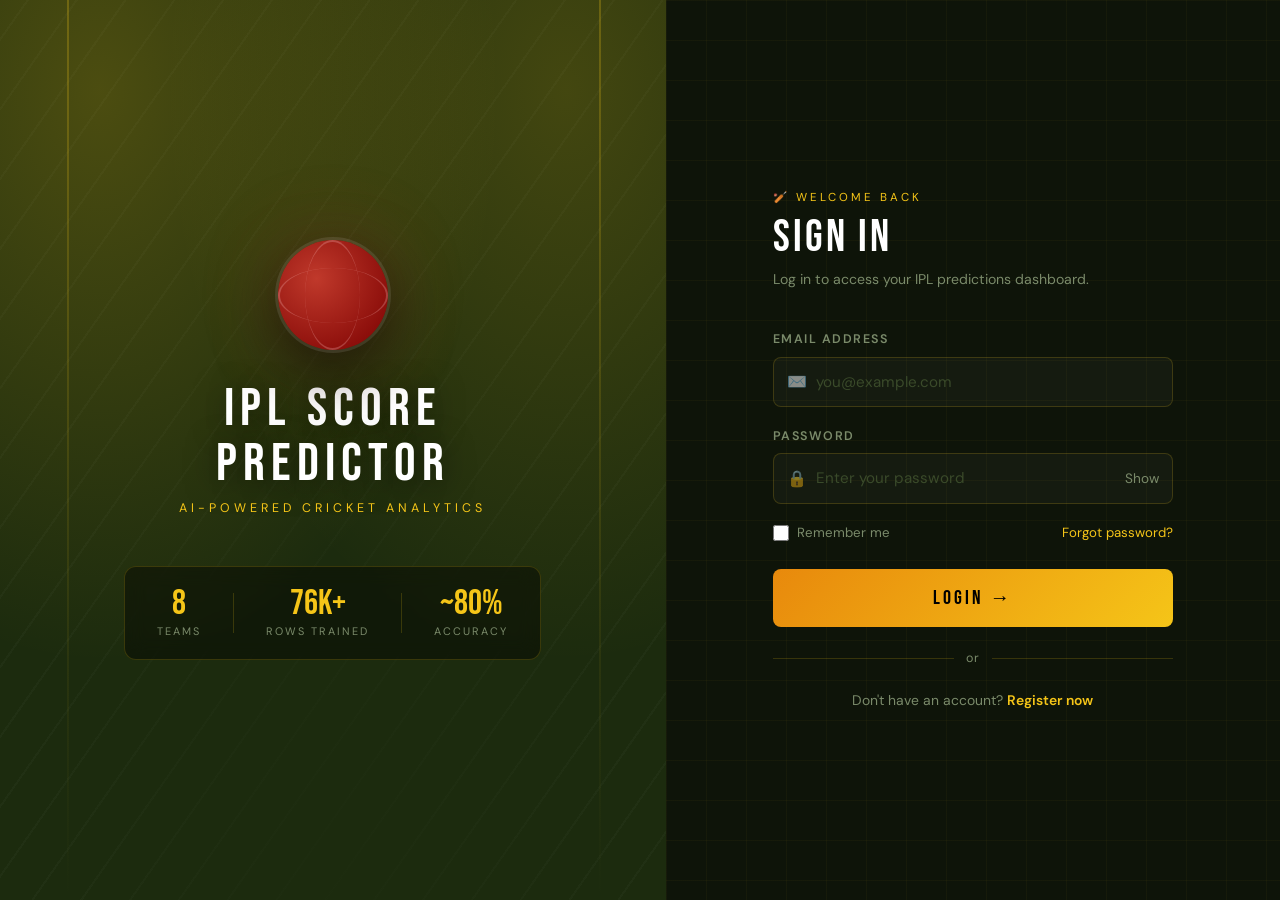
<file: ipl_project/templates/login.html>
<!DOCTYPE html>
<html lang="en">
<head>
  <meta charset="UTF-8"/>
  <meta name="viewport" content="width=device-width, initial-scale=1.0"/>
  <title>Login — IPL Score Predictor</title>
  <link href="https://fonts.googleapis.com/css2?family=Bebas+Neue&family=DM+Sans:wght@300;400;500;600&display=swap" rel="stylesheet"/>
  <link href="https://cdn.jsdelivr.net/npm/bootstrap@5.3.0/dist/css/bootstrap.min.css" rel="stylesheet"/>
  <style>
    :root {
      --gold:    #F5C518;
      --amber:   #E8890C;
      --pitch:   #1C2B0E;
      --dark:    #080C04;
      --panel:   #0E1409;
      --glass:   rgba(255,255,255,0.03);
      --border:  rgba(245,197,24,0.18);
      --text-dim:#7A8A6A;
    }

    *, *::before, *::after { box-sizing: border-box; margin: 0; padding: 0; }

    body {
      font-family: 'DM Sans', sans-serif;
      background: var(--dark);
      min-height: 100vh;
      display: flex;
      overflow: hidden;
    }

    /* ── LEFT PANEL — visual identity ─────────────────────── */
    .left-panel {
      width: 52%;
      position: relative;
      background: var(--pitch);
      display: flex;
      align-items: center;
      justify-content: center;
      overflow: hidden;
      flex-shrink: 0;
    }

    /* cricket pitch lines */
    .left-panel::before {
      content: '';
      position: absolute;
      inset: 0;
      background:
        repeating-linear-gradient(
          -55deg,
          transparent,
          transparent 38px,
          rgba(255,255,255,0.025) 38px,
          rgba(255,255,255,0.025) 40px
        );
    }

    /* floodlight glow */
    .left-panel::after {
      content: '';
      position: absolute;
      inset: 0;
      background:
        radial-gradient(ellipse at 15% 10%,  rgba(245,197,24,0.22) 0%, transparent 50%),
        radial-gradient(ellipse at 85% 10%,  rgba(245,197,24,0.18) 0%, transparent 50%),
        radial-gradient(ellipse at 50% 100%, rgba(28,43,14,0.9)    0%, transparent 60%);
    }

    .left-content {
      position: relative;
      z-index: 2;
      text-align: center;
      padding: 2rem;
    }

    .cricket-ball {
      width: 110px;
      height: 110px;
      border-radius: 50%;
      background: radial-gradient(circle at 35% 35%, #c0392b, #7b0000);
      box-shadow:
        0 0 0 3px rgba(255,255,255,0.1),
        0 20px 60px rgba(0,0,0,0.6),
        0 0 80px rgba(192,57,43,0.3);
      margin: 0 auto 2rem;
      position: relative;
      animation: floatBall 4s ease-in-out infinite;
    }
    /* seam lines on ball */
    .cricket-ball::before,
    .cricket-ball::after {
      content: '';
      position: absolute;
      border: 2px solid rgba(255,200,200,0.25);
      border-radius: 50%;
    }
    .cricket-ball::before {
      width: 50%; height: 100%;
      left: 25%; top: 0;
      border-left: none; border-right: none;
    }
    .cricket-ball::after {
      width: 100%; height: 50%;
      top: 25%; left: 0;
      border-top: none; border-bottom: none;
    }

    @keyframes floatBall {
      0%, 100% { transform: translateY(0px) rotate(0deg); }
      50%       { transform: translateY(-14px) rotate(8deg); }
    }

    .brand-title {
      font-family: 'Bebas Neue', sans-serif;
      font-size: 3.4rem;
      letter-spacing: 6px;
      color: #fff;
      line-height: 1;
      text-shadow: 0 4px 30px rgba(0,0,0,0.5);
    }

    .brand-sub {
      font-size: 0.78rem;
      letter-spacing: 4px;
      text-transform: uppercase;
      color: var(--gold);
      margin-top: 8px;
      margin-bottom: 3rem;
    }

    /* scoreboard widget */
    .scoreboard {
      background: rgba(0,0,0,0.4);
      border: 1px solid var(--border);
      border-radius: 12px;
      padding: 1.2rem 2rem;
      backdrop-filter: blur(10px);
    }
    .scoreboard-row {
      display: flex;
      justify-content: space-between;
      align-items: center;
      gap: 2rem;
    }
    .score-item { text-align: center; }
    .score-val {
      font-family: 'Bebas Neue', sans-serif;
      font-size: 2.2rem;
      color: var(--gold);
      line-height: 1;
    }
    .score-lbl {
      font-size: 0.68rem;
      letter-spacing: 2px;
      text-transform: uppercase;
      color: var(--text-dim);
      margin-top: 2px;
    }
    .score-divider {
      width: 1px;
      height: 40px;
      background: var(--border);
    }

    /* animated floodlight beams */
    .beam {
      position: absolute;
      top: 0;
      width: 2px;
      height: 100%;
      background: linear-gradient(to bottom, rgba(245,197,24,0.25), transparent);
      animation: sweep 8s ease-in-out infinite;
      transform-origin: top center;
    }
    .beam:nth-child(1) { left: 10%; animation-delay: 0s; }
    .beam:nth-child(2) { left: 90%; animation-delay: 2s; animation-direction: alternate-reverse; }
    @keyframes sweep {
      0%, 100% { transform: rotate(-8deg); opacity: 0.6; }
      50%       { transform: rotate(8deg);  opacity: 1; }
    }

    /* ── RIGHT PANEL — form ────────────────────────────────── */
    .right-panel {
      flex: 1;
      display: flex;
      align-items: center;
      justify-content: center;
      background: var(--panel);
      padding: 2rem;
      position: relative;
      overflow: hidden;
    }

    /* subtle grid texture */
    .right-panel::before {
      content: '';
      position: absolute;
      inset: 0;
      background-image:
        linear-gradient(rgba(245,197,24,0.04) 1px, transparent 1px),
        linear-gradient(90deg, rgba(245,197,24,0.04) 1px, transparent 1px);
      background-size: 40px 40px;
    }

    .form-wrapper {
      position: relative;
      z-index: 2;
      width: 100%;
      max-width: 400px;
    }

    .form-header {
      margin-bottom: 2.5rem;
    }
    .form-header .eyebrow {
      font-size: 0.72rem;
      letter-spacing: 3px;
      text-transform: uppercase;
      color: var(--gold);
      margin-bottom: 10px;
    }
    .form-header h2 {
      font-family: 'Bebas Neue', sans-serif;
      font-size: 2.8rem;
      letter-spacing: 3px;
      color: #fff;
      line-height: 1;
    }
    .form-header p {
      font-size: 0.88rem;
      color: var(--text-dim);
      margin-top: 8px;
    }

    /* Input groups */
    .field-group {
      margin-bottom: 1.2rem;
    }
    .field-group label {
      display: block;
      font-size: 0.78rem;
      font-weight: 600;
      letter-spacing: 1.5px;
      text-transform: uppercase;
      color: var(--text-dim);
      margin-bottom: 8px;
    }
    .field-wrap {
      position: relative;
    }
    .field-icon {
      position: absolute;
      left: 14px;
      top: 50%;
      transform: translateY(-50%);
      font-size: 1rem;
      opacity: 0.5;
      pointer-events: none;
      transition: opacity 0.3s;
    }
    .field-group input {
      width: 100%;
      background: var(--glass);
      border: 1px solid var(--border);
      border-radius: 8px;
      padding: 13px 14px 13px 42px;
      color: #fff;
      font-family: 'DM Sans', sans-serif;
      font-size: 0.95rem;
      outline: none;
      transition: border-color 0.3s, background 0.3s, box-shadow 0.3s;
    }
    .field-group input::placeholder { color: #3a4a2a; }
    .field-group input:focus {
      border-color: var(--gold);
      background: rgba(245,197,24,0.04);
      box-shadow: 0 0 0 3px rgba(245,197,24,0.1);
    }
    .field-group input:focus + .field-icon,
    .field-wrap:focus-within .field-icon { opacity: 1; }

    /* show/hide password toggle */
    .toggle-pw {
      position: absolute;
      right: 14px;
      top: 50%;
      transform: translateY(-50%);
      background: none;
      border: none;
      color: var(--text-dim);
      font-size: 0.85rem;
      cursor: pointer;
      padding: 0;
      transition: color 0.2s;
    }
    .toggle-pw:hover { color: var(--gold); }

    /* remember row */
    .extras-row {
      display: flex;
      justify-content: space-between;
      align-items: center;
      margin-bottom: 1.6rem;
    }
    .custom-check {
      display: flex;
      align-items: center;
      gap: 8px;
      font-size: 0.83rem;
      color: var(--text-dim);
      cursor: pointer;
    }
    .custom-check input[type="checkbox"] {
      width: 16px; height: 16px;
      accent-color: var(--gold);
      cursor: pointer;
    }
    .forgot-link {
      font-size: 0.83rem;
      color: var(--gold);
      text-decoration: none;
      transition: opacity 0.2s;
    }
    .forgot-link:hover { opacity: 0.7; color: var(--gold); }

    /* submit button */
    .btn-login {
      width: 100%;
      padding: 14px;
      background: linear-gradient(135deg, var(--amber), var(--gold));
      border: none;
      border-radius: 8px;
      font-family: 'Bebas Neue', sans-serif;
      font-size: 1.25rem;
      letter-spacing: 3px;
      color: #000;
      cursor: pointer;
      position: relative;
      overflow: hidden;
      transition: transform 0.2s, box-shadow 0.3s;
    }
    .btn-login::after {
      content: '';
      position: absolute;
      inset: 0;
      background: rgba(255,255,255,0);
      transition: background 0.3s;
    }
    .btn-login:hover {
      transform: translateY(-2px);
      box-shadow: 0 10px 35px rgba(245,197,24,0.45);
    }
    .btn-login:active { transform: translateY(0); }

    /* divider */
    .divider {
      display: flex;
      align-items: center;
      gap: 12px;
      margin: 1.4rem 0;
      color: var(--text-dim);
      font-size: 0.78rem;
      letter-spacing: 1px;
    }
    .divider::before, .divider::after {
      content: '';
      flex: 1;
      height: 1px;
      background: var(--border);
    }

    /* register link */
    .switch-link {
      text-align: center;
      font-size: 0.87rem;
      color: var(--text-dim);
    }
    .switch-link a {
      color: var(--gold);
      text-decoration: none;
      font-weight: 600;
      transition: opacity 0.2s;
    }
    .switch-link a:hover { opacity: 0.7; }

    /* error message */
    .form-error {
      background: rgba(220,53,69,0.12);
      border: 1px solid rgba(220,53,69,0.35);
      border-radius: 7px;
      color: #ff7b7b;
      font-size: 0.83rem;
      padding: 10px 14px;
      margin-bottom: 1.2rem;
      display: none;
    }

    /* ── Responsive ────────────────────────────────────────── */
    @media (max-width: 768px) {
      body { flex-direction: column; overflow: auto; }
      .left-panel { width: 100%; min-height: 260px; padding: 2rem; }
      .brand-title { font-size: 2.2rem; }
      .scoreboard { padding: 1rem 1.2rem; }
      .score-val { font-size: 1.6rem; }
      .right-panel { padding: 2.5rem 1.5rem; }
    }
  </style>
</head>
<body>

  <!-- ════════════ LEFT PANEL ════════════ -->
  <div class="left-panel">
    <div class="beam"></div>
    <div class="beam"></div>

    <div class="left-content">
      <div class="cricket-ball"></div>
      <div class="brand-title">IPL SCORE<br/>PREDICTOR</div>
      <div class="brand-sub">AI-Powered Cricket Analytics</div>

      <div class="scoreboard">
        <div class="scoreboard-row">
          <div class="score-item">
            <div class="score-val">8</div>
            <div class="score-lbl">Teams</div>
          </div>
          <div class="score-divider"></div>
          <div class="score-item">
            <div class="score-val">76K+</div>
            <div class="score-lbl">Rows Trained</div>
          </div>
          <div class="score-divider"></div>
          <div class="score-item">
            <div class="score-val">~80%</div>
            <div class="score-lbl">Accuracy</div>
          </div>
        </div>
      </div>
    </div>
  </div>

  <!-- ════════════ RIGHT PANEL ════════════ -->
  <div class="right-panel">
    <div class="form-wrapper">

      <div class="form-header">
        <div class="eyebrow">🏏 Welcome back</div>
        <h2>SIGN IN</h2>
        <p>Log in to access your IPL predictions dashboard.</p>
      </div>

      <div class="form-error" id="loginError"></div>

      <!-- Email -->
      <div class="field-group">
        <label for="email">Email Address</label>
        <div class="field-wrap">
          <input type="email" id="email" placeholder="you@example.com" autocomplete="email"/>
          <span class="field-icon">✉️</span>
        </div>
      </div>

      <!-- Password -->
      <div class="field-group">
        <label for="password">Password</label>
        <div class="field-wrap">
          <input type="password" id="password" placeholder="Enter your password" autocomplete="current-password"/>
          <span class="field-icon">🔒</span>
          <button class="toggle-pw" type="button" onclick="togglePw('password', this)">Show</button>
        </div>
      </div>

      <!-- Extras row -->
      <div class="extras-row">
        <label class="custom-check">
          <input type="checkbox" id="remember"/>
          Remember me
        </label>
        <a href="#" class="forgot-link">Forgot password?</a>
      </div>

      <!-- Submit -->
      <button class="btn-login" onclick="handleLogin()">LOGIN →</button>

      <div class="divider">or</div>

      <div class="switch-link">
        Don't have an account? <a href="register.html">Register now</a>
      </div>
    </div>
  </div>

  <script>
    function togglePw(id, btn) {
      const input = document.getElementById(id);
      const show = input.type === 'password';
      input.type = show ? 'text' : 'password';
      btn.textContent = show ? 'Hide' : 'Show';
    }

    function handleLogin() {
      const email    = document.getElementById('email').value.trim();
      const password = document.getElementById('password').value;
      const errBox   = document.getElementById('loginError');
      errBox.style.display = 'none';

      if (!email) { showErr('⚠️ Please enter your email address.'); return; }
      if (!/\S+@\S+\.\S+/.test(email)) { showErr('⚠️ Please enter a valid email.'); return; }
      if (!password) { showErr('⚠️ Please enter your password.'); return; }

      // ── Connect to your Flask login route here ──
      // fetch('/api/login', { method:'POST', headers:{'Content-Type':'application/json'},
      //   body: JSON.stringify({ email, password }) })
      //   .then(r => r.json()).then(d => { if(d.success) location.href='/'; else showErr(d.error); });

      alert(`✅ Login submitted!\nEmail: ${email}\n\n(Connect to Flask backend to authenticate)`);
    }

    function showErr(msg) {
      const e = document.getElementById('loginError');
      e.textContent = msg;
      e.style.display = 'block';
    }
  </script>
</body>
</html>
</file>
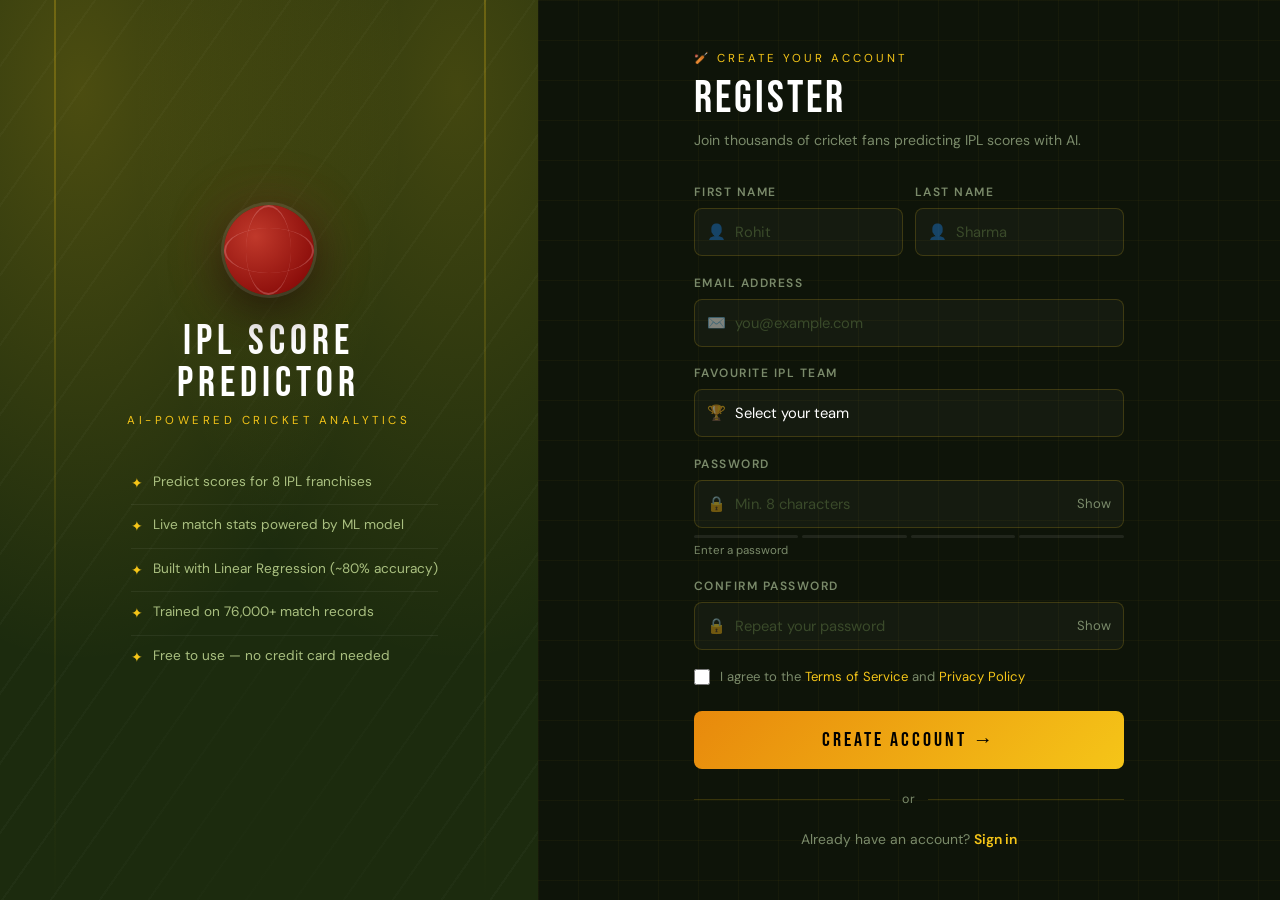
<file: ipl_project/templates/register.html>
<!DOCTYPE html>
<html lang="en">
<head>
  <meta charset="UTF-8"/>
  <meta name="viewport" content="width=device-width, initial-scale=1.0"/>
  <title>Register — IPL Score Predictor</title>
  <link href="https://fonts.googleapis.com/css2?family=Bebas+Neue&family=DM+Sans:wght@300;400;500;600&display=swap" rel="stylesheet"/>
  <link href="https://cdn.jsdelivr.net/npm/bootstrap@5.3.0/dist/css/bootstrap.min.css" rel="stylesheet"/>
  <style>
    :root {
      --gold:    #F5C518;
      --amber:   #E8890C;
      --pitch:   #1C2B0E;
      --dark:    #080C04;
      --panel:   #0E1409;
      --glass:   rgba(255,255,255,0.03);
      --border:  rgba(245,197,24,0.18);
      --text-dim:#7A8A6A;
    }

    *, *::before, *::after { box-sizing: border-box; margin: 0; padding: 0; }

    body {
      font-family: 'DM Sans', sans-serif;
      background: var(--dark);
      min-height: 100vh;
      display: flex;
      overflow: hidden;
    }

    /* ── LEFT PANEL ────────────────────────────────────────── */
    .left-panel {
      width: 42%;
      position: relative;
      background: var(--pitch);
      display: flex;
      align-items: center;
      justify-content: center;
      overflow: hidden;
      flex-shrink: 0;
    }

    .left-panel::before {
      content: '';
      position: absolute;
      inset: 0;
      background:
        repeating-linear-gradient(
          -55deg,
          transparent, transparent 38px,
          rgba(255,255,255,0.025) 38px,
          rgba(255,255,255,0.025) 40px
        );
    }
    .left-panel::after {
      content: '';
      position: absolute;
      inset: 0;
      background:
        radial-gradient(ellipse at 15% 10%,  rgba(245,197,24,0.22) 0%, transparent 50%),
        radial-gradient(ellipse at 85% 10%,  rgba(245,197,24,0.18) 0%, transparent 50%),
        radial-gradient(ellipse at 50% 100%, rgba(28,43,14,0.9)    0%, transparent 60%);
    }

    .beam {
      position: absolute;
      top: 0;
      width: 2px;
      height: 100%;
      background: linear-gradient(to bottom, rgba(245,197,24,0.25), transparent);
      animation: sweep 8s ease-in-out infinite;
      transform-origin: top center;
    }
    .beam:nth-child(1) { left: 10%; animation-delay: 0s; }
    .beam:nth-child(2) { left: 90%; animation-delay: 2s; animation-direction: alternate-reverse; }
    @keyframes sweep {
      0%, 100% { transform: rotate(-8deg); opacity: 0.6; }
      50%       { transform: rotate(8deg);  opacity: 1; }
    }

    .left-content {
      position: relative;
      z-index: 2;
      text-align: center;
      padding: 2rem;
    }

    .cricket-ball {
      width: 90px;
      height: 90px;
      border-radius: 50%;
      background: radial-gradient(circle at 35% 35%, #c0392b, #7b0000);
      box-shadow:
        0 0 0 3px rgba(255,255,255,0.1),
        0 16px 50px rgba(0,0,0,0.6),
        0 0 60px rgba(192,57,43,0.3);
      margin: 0 auto 1.6rem;
      position: relative;
      animation: floatBall 4s ease-in-out infinite;
    }
    .cricket-ball::before, .cricket-ball::after {
      content: '';
      position: absolute;
      border: 2px solid rgba(255,200,200,0.25);
      border-radius: 50%;
    }
    .cricket-ball::before { width:50%; height:100%; left:25%; top:0; border-left:none; border-right:none; }
    .cricket-ball::after  { width:100%; height:50%; top:25%; left:0; border-top:none; border-bottom:none; }
    @keyframes floatBall {
      0%, 100% { transform: translateY(0px) rotate(0deg); }
      50%       { transform: translateY(-12px) rotate(8deg); }
    }

    .brand-title {
      font-family: 'Bebas Neue', sans-serif;
      font-size: 2.6rem;
      letter-spacing: 5px;
      color: #fff;
      line-height: 1;
    }
    .brand-sub {
      font-size: 0.72rem;
      letter-spacing: 3.5px;
      text-transform: uppercase;
      color: var(--gold);
      margin-top: 8px;
      margin-bottom: 2rem;
    }

    /* benefits list */
    .benefits {
      list-style: none;
      text-align: left;
    }
    .benefits li {
      display: flex;
      align-items: flex-start;
      gap: 10px;
      padding: 10px 0;
      border-bottom: 1px solid rgba(255,255,255,0.06);
      font-size: 0.85rem;
      color: #aac080;
    }
    .benefits li:last-child { border-bottom: none; }
    .benefits .check {
      color: var(--gold);
      font-size: 0.9rem;
      margin-top: 1px;
      flex-shrink: 0;
    }

    /* ── RIGHT PANEL ───────────────────────────────────────── */
    .right-panel {
      flex: 1;
      display: flex;
      align-items: center;
      justify-content: center;
      background: var(--panel);
      padding: 2rem;
      position: relative;
      overflow-y: auto;
    }

    .right-panel::before {
      content: '';
      position: absolute;
      inset: 0;
      background-image:
        linear-gradient(rgba(245,197,24,0.04) 1px, transparent 1px),
        linear-gradient(90deg, rgba(245,197,24,0.04) 1px, transparent 1px);
      background-size: 40px 40px;
    }

    .form-wrapper {
      position: relative;
      z-index: 2;
      width: 100%;
      max-width: 430px;
      padding: 1rem 0;
    }

    .form-header {
      margin-bottom: 2rem;
    }
    .form-header .eyebrow {
      font-size: 0.72rem;
      letter-spacing: 3px;
      text-transform: uppercase;
      color: var(--gold);
      margin-bottom: 10px;
    }
    .form-header h2 {
      font-family: 'Bebas Neue', sans-serif;
      font-size: 2.8rem;
      letter-spacing: 3px;
      color: #fff;
      line-height: 1;
    }
    .form-header p {
      font-size: 0.88rem;
      color: var(--text-dim);
      margin-top: 8px;
    }

    /* two-col row */
    .field-row {
      display: grid;
      grid-template-columns: 1fr 1fr;
      gap: 12px;
    }

    .field-group {
      margin-bottom: 1.1rem;
    }
    .field-group label {
      display: block;
      font-size: 0.75rem;
      font-weight: 600;
      letter-spacing: 1.5px;
      text-transform: uppercase;
      color: var(--text-dim);
      margin-bottom: 7px;
    }
    .field-wrap { position: relative; }
    .field-icon {
      position: absolute;
      left: 13px;
      top: 50%;
      transform: translateY(-50%);
      font-size: 0.95rem;
      opacity: 0.45;
      pointer-events: none;
      transition: opacity 0.3s;
    }
    .field-group input,
    .field-group select {
      width: 100%;
      background: var(--glass);
      border: 1px solid var(--border);
      border-radius: 8px;
      padding: 12px 13px 12px 40px;
      color: #fff;
      font-family: 'DM Sans', sans-serif;
      font-size: 0.92rem;
      outline: none;
      transition: border-color 0.3s, background 0.3s, box-shadow 0.3s;
      appearance: none;
    }
    .field-group select { padding-left: 40px; }
    .field-group input::placeholder { color: #3a4a2a; }
    .field-group input:focus,
    .field-group select:focus {
      border-color: var(--gold);
      background: rgba(245,197,24,0.04);
      box-shadow: 0 0 0 3px rgba(245,197,24,0.1);
    }
    .field-group select option { background: #1a2010; color: #fff; }
    .field-wrap:focus-within .field-icon { opacity: 1; }

    /* password toggle */
    .toggle-pw {
      position: absolute;
      right: 13px;
      top: 50%;
      transform: translateY(-50%);
      background: none;
      border: none;
      color: var(--text-dim);
      font-size: 0.82rem;
      cursor: pointer;
      padding: 0;
      transition: color 0.2s;
    }
    .toggle-pw:hover { color: var(--gold); }

    /* password strength */
    .strength-bar {
      display: flex;
      gap: 4px;
      margin-top: 7px;
    }
    .strength-seg {
      flex: 1;
      height: 3px;
      border-radius: 2px;
      background: rgba(255,255,255,0.08);
      transition: background 0.4s;
    }
    .strength-label {
      font-size: 0.72rem;
      color: var(--text-dim);
      margin-top: 4px;
    }

    /* terms checkbox */
    .terms-row {
      display: flex;
      align-items: flex-start;
      gap: 10px;
      margin-bottom: 1.5rem;
      font-size: 0.82rem;
      color: var(--text-dim);
    }
    .terms-row input[type="checkbox"] {
      width: 16px; height: 16px;
      accent-color: var(--gold);
      flex-shrink: 0;
      margin-top: 2px;
      cursor: pointer;
    }
    .terms-row a { color: var(--gold); text-decoration: none; }
    .terms-row a:hover { text-decoration: underline; }

    /* submit */
    .btn-register {
      width: 100%;
      padding: 14px;
      background: linear-gradient(135deg, var(--amber), var(--gold));
      border: none;
      border-radius: 8px;
      font-family: 'Bebas Neue', sans-serif;
      font-size: 1.25rem;
      letter-spacing: 3px;
      color: #000;
      cursor: pointer;
      transition: transform 0.2s, box-shadow 0.3s;
    }
    .btn-register:hover {
      transform: translateY(-2px);
      box-shadow: 0 10px 35px rgba(245,197,24,0.45);
    }
    .btn-register:active { transform: translateY(0); }

    /* error */
    .form-error {
      background: rgba(220,53,69,0.12);
      border: 1px solid rgba(220,53,69,0.35);
      border-radius: 7px;
      color: #ff7b7b;
      font-size: 0.83rem;
      padding: 10px 14px;
      margin-bottom: 1.2rem;
      display: none;
    }

    /* divider & switch */
    .divider {
      display: flex;
      align-items: center;
      gap: 12px;
      margin: 1.3rem 0;
      color: var(--text-dim);
      font-size: 0.78rem;
      letter-spacing: 1px;
    }
    .divider::before, .divider::after {
      content: '';
      flex: 1;
      height: 1px;
      background: var(--border);
    }
    .switch-link {
      text-align: center;
      font-size: 0.87rem;
      color: var(--text-dim);
    }
    .switch-link a {
      color: var(--gold);
      text-decoration: none;
      font-weight: 600;
    }
    .switch-link a:hover { opacity: 0.7; }

    /* ── Responsive ────────────────────────────────────────── */
    @media (max-width: 768px) {
      body { flex-direction: column; overflow: auto; }
      .left-panel { width: 100%; min-height: 220px; }
      .field-row { grid-template-columns: 1fr; }
      .right-panel { padding: 2rem 1.5rem; }
    }
  </style>
</head>
<body>

  <!-- ════════════ LEFT PANEL ════════════ -->
  <div class="left-panel">
    <div class="beam"></div>
    <div class="beam"></div>

    <div class="left-content">
      <div class="cricket-ball"></div>
      <div class="brand-title">IPL SCORE<br/>PREDICTOR</div>
      <div class="brand-sub">AI-Powered Cricket Analytics</div>

      <ul class="benefits">
        <li><span class="check">✦</span> Predict scores for 8 IPL franchises</li>
        <li><span class="check">✦</span> Live match stats powered by ML model</li>
        <li><span class="check">✦</span> Built with Linear Regression (~80% accuracy)</li>
        <li><span class="check">✦</span> Trained on 76,000+ match records</li>
        <li><span class="check">✦</span> Free to use — no credit card needed</li>
      </ul>
    </div>
  </div>

  <!-- ════════════ RIGHT PANEL ════════════ -->
  <div class="right-panel">
    <div class="form-wrapper">

      <div class="form-header">
        <div class="eyebrow">🏏 Create your account</div>
        <h2>REGISTER</h2>
        <p>Join thousands of cricket fans predicting IPL scores with AI.</p>
      </div>

      <div class="form-error" id="regError"></div>

      <!-- Name row -->
      <div class="field-row">
        <div class="field-group">
          <label for="firstName">First Name</label>
          <div class="field-wrap">
            <input type="text" id="firstName" placeholder="Rohit"/>
            <span class="field-icon">👤</span>
          </div>
        </div>
        <div class="field-group">
          <label for="lastName">Last Name</label>
          <div class="field-wrap">
            <input type="text" id="lastName" placeholder="Sharma"/>
            <span class="field-icon">👤</span>
          </div>
        </div>
      </div>

      <!-- Email -->
      <div class="field-group">
        <label for="email">Email Address</label>
        <div class="field-wrap">
          <input type="email" id="email" placeholder="you@example.com"/>
          <span class="field-icon">✉️</span>
        </div>
      </div>

      <!-- Favourite team -->
      <div class="field-group">
        <label for="favTeam">Favourite IPL Team</label>
        <div class="field-wrap">
          <select id="favTeam">
            <option value="" disabled selected>Select your team</option>
            <option>Chennai Super Kings</option>
            <option>Delhi Daredevils</option>
            <option>Kings XI Punjab</option>
            <option>Kolkata Knight Riders</option>
            <option>Mumbai Indians</option>
            <option>Rajasthan Royals</option>
            <option>Royal Challengers Bangalore</option>
            <option>Sunrisers Hyderabad</option>
          </select>
          <span class="field-icon">🏆</span>
        </div>
      </div>

      <!-- Password -->
      <div class="field-group">
        <label for="password">Password</label>
        <div class="field-wrap">
          <input type="password" id="password" placeholder="Min. 8 characters" oninput="checkStrength(this.value)"/>
          <span class="field-icon">🔒</span>
          <button class="toggle-pw" type="button" onclick="togglePw('password', this)">Show</button>
        </div>
        <div class="strength-bar">
          <div class="strength-seg" id="s1"></div>
          <div class="strength-seg" id="s2"></div>
          <div class="strength-seg" id="s3"></div>
          <div class="strength-seg" id="s4"></div>
        </div>
        <div class="strength-label" id="strengthLabel">Enter a password</div>
      </div>

      <!-- Confirm Password -->
      <div class="field-group">
        <label for="confirmPw">Confirm Password</label>
        <div class="field-wrap">
          <input type="password" id="confirmPw" placeholder="Repeat your password"/>
          <span class="field-icon">🔒</span>
          <button class="toggle-pw" type="button" onclick="togglePw('confirmPw', this)">Show</button>
        </div>
      </div>

      <!-- Terms -->
      <div class="terms-row">
        <input type="checkbox" id="terms"/>
        <span>I agree to the <a href="#">Terms of Service</a> and <a href="#">Privacy Policy</a></span>
      </div>

      <!-- Submit -->
      <button class="btn-register" onclick="handleRegister()">CREATE ACCOUNT →</button>

      <div class="divider">or</div>

      <div class="switch-link">
        Already have an account? <a href="login.html">Sign in</a>
      </div>
    </div>
  </div>

  <script>
    function togglePw(id, btn) {
      const input = document.getElementById(id);
      const show = input.type === 'password';
      input.type = show ? 'text' : 'password';
      btn.textContent = show ? 'Hide' : 'Show';
    }

    function checkStrength(pw) {
      const segs   = [document.getElementById('s1'), document.getElementById('s2'),
                      document.getElementById('s3'), document.getElementById('s4')];
      const label  = document.getElementById('strengthLabel');
      const colors = ['#e74c3c','#e67e22','#f1c40f','#2ecc71'];
      const labels = ['Weak','Fair','Good','Strong'];

      let score = 0;
      if (pw.length >= 8)          score++;
      if (/[A-Z]/.test(pw))        score++;
      if (/[0-9]/.test(pw))        score++;
      if (/[^A-Za-z0-9]/.test(pw)) score++;

      segs.forEach((s, i) => {
        s.style.background = i < score ? colors[score - 1] : 'rgba(255,255,255,0.08)';
      });
      label.textContent = pw.length === 0 ? 'Enter a password' : labels[score - 1] || 'Very Weak';
      label.style.color = pw.length === 0 ? 'var(--text-dim)' : colors[score - 1] || '#e74c3c';
    }

    function handleRegister() {
      const firstName = document.getElementById('firstName').value.trim();
      const lastName  = document.getElementById('lastName').value.trim();
      const email     = document.getElementById('email').value.trim();
      const favTeam   = document.getElementById('favTeam').value;
      const password  = document.getElementById('password').value;
      const confirmPw = document.getElementById('confirmPw').value;
      const terms     = document.getElementById('terms').checked;
      const errBox    = document.getElementById('regError');
      errBox.style.display = 'none';

      if (!firstName)              { showErr('⚠️ Please enter your first name.'); return; }
      if (!lastName)               { showErr('⚠️ Please enter your last name.'); return; }
      if (!email || !/\S+@\S+\.\S+/.test(email)) { showErr('⚠️ Please enter a valid email.'); return; }
      if (!favTeam)                { showErr('⚠️ Please select your favourite team.'); return; }
      if (password.length < 8)    { showErr('⚠️ Password must be at least 8 characters.'); return; }
      if (password !== confirmPw)  { showErr('⚠️ Passwords do not match.'); return; }
      if (!terms)                  { showErr('⚠️ Please accept the Terms of Service.'); return; }

      // ── Connect to your Flask register route here ──
      // fetch('/api/register', { method:'POST', headers:{'Content-Type':'application/json'},
      //   body: JSON.stringify({ firstName, lastName, email, favTeam, password }) })
      //   .then(r => r.json()).then(d => { if(d.success) location.href='/login'; else showErr(d.error); });

      alert(`✅ Registration submitted!\nName: ${firstName} ${lastName}\nEmail: ${email}\nTeam: ${favTeam}\n\n(Connect to Flask backend to save user)`);
    }

    function showErr(msg) {
      const e = document.getElementById('regError');
      e.textContent = msg;
      e.style.display = 'block';
    }
  </script>
</body>
</html>
</file>
